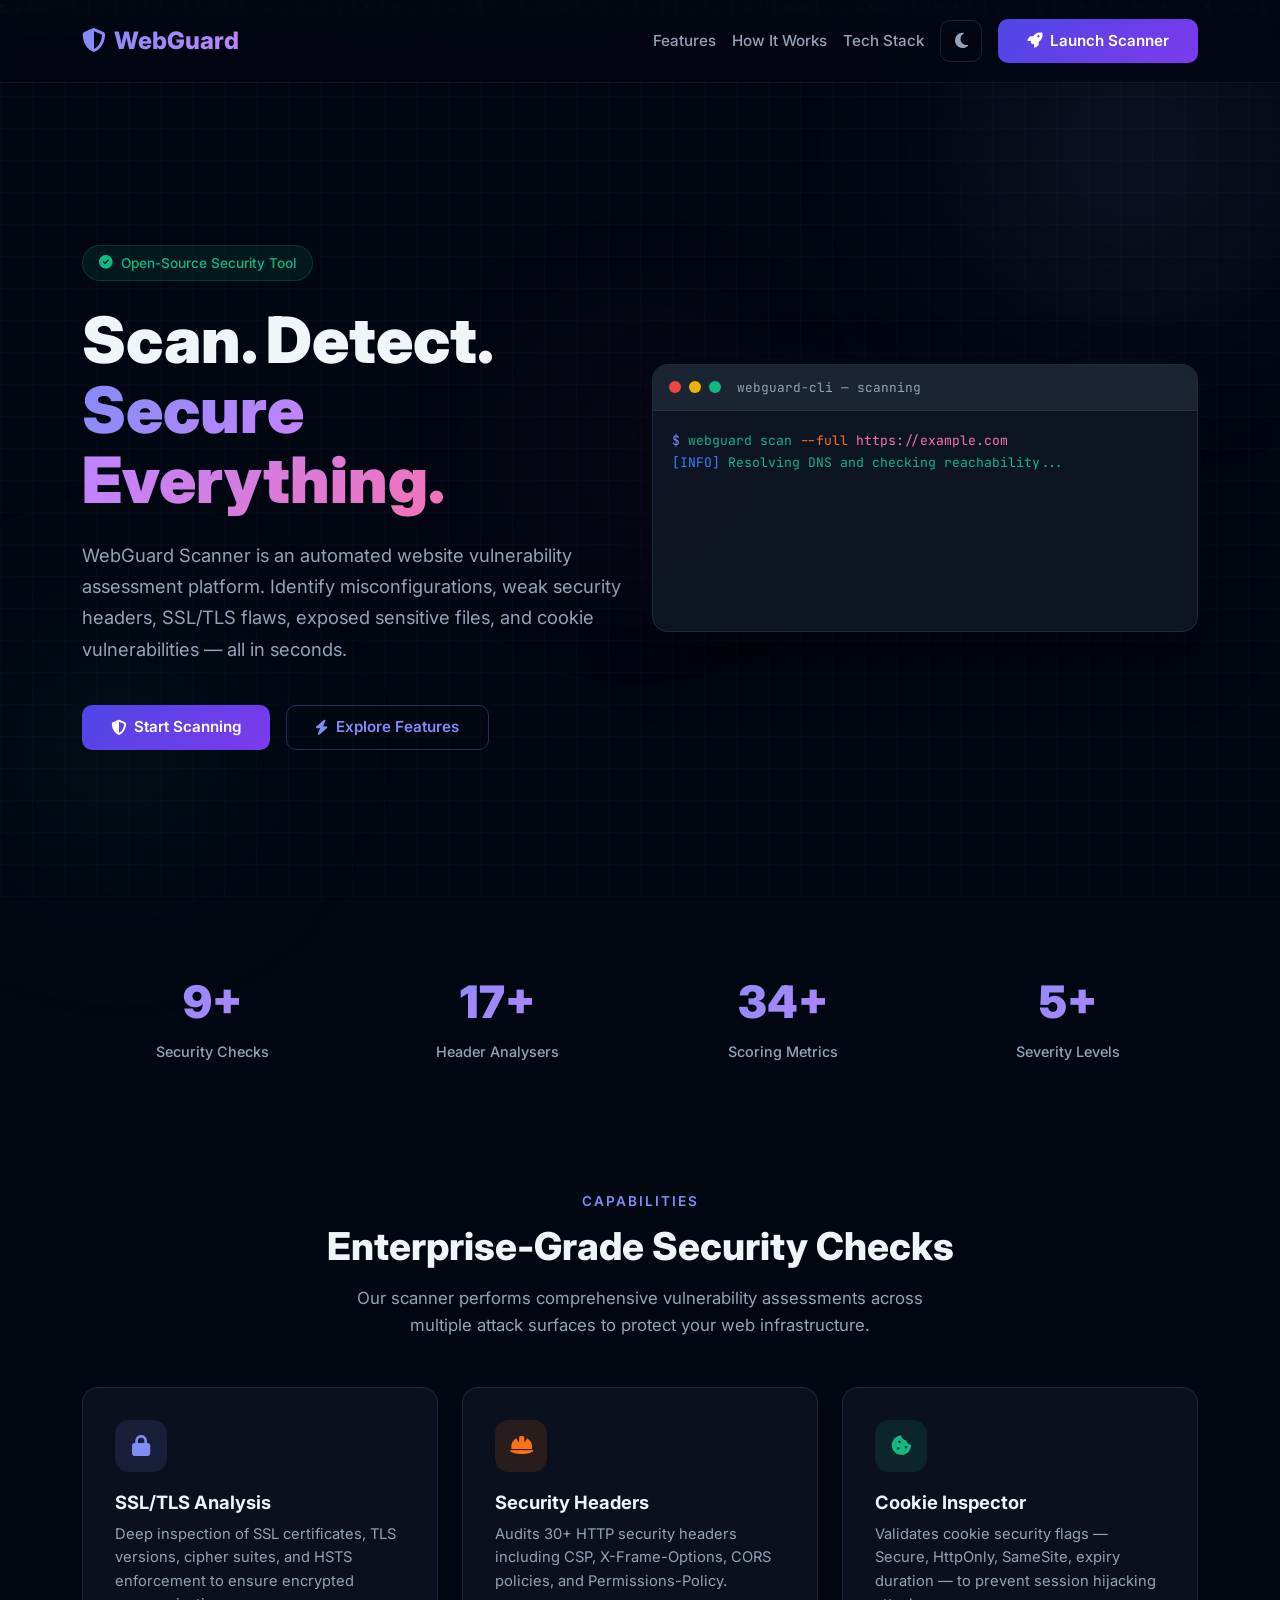
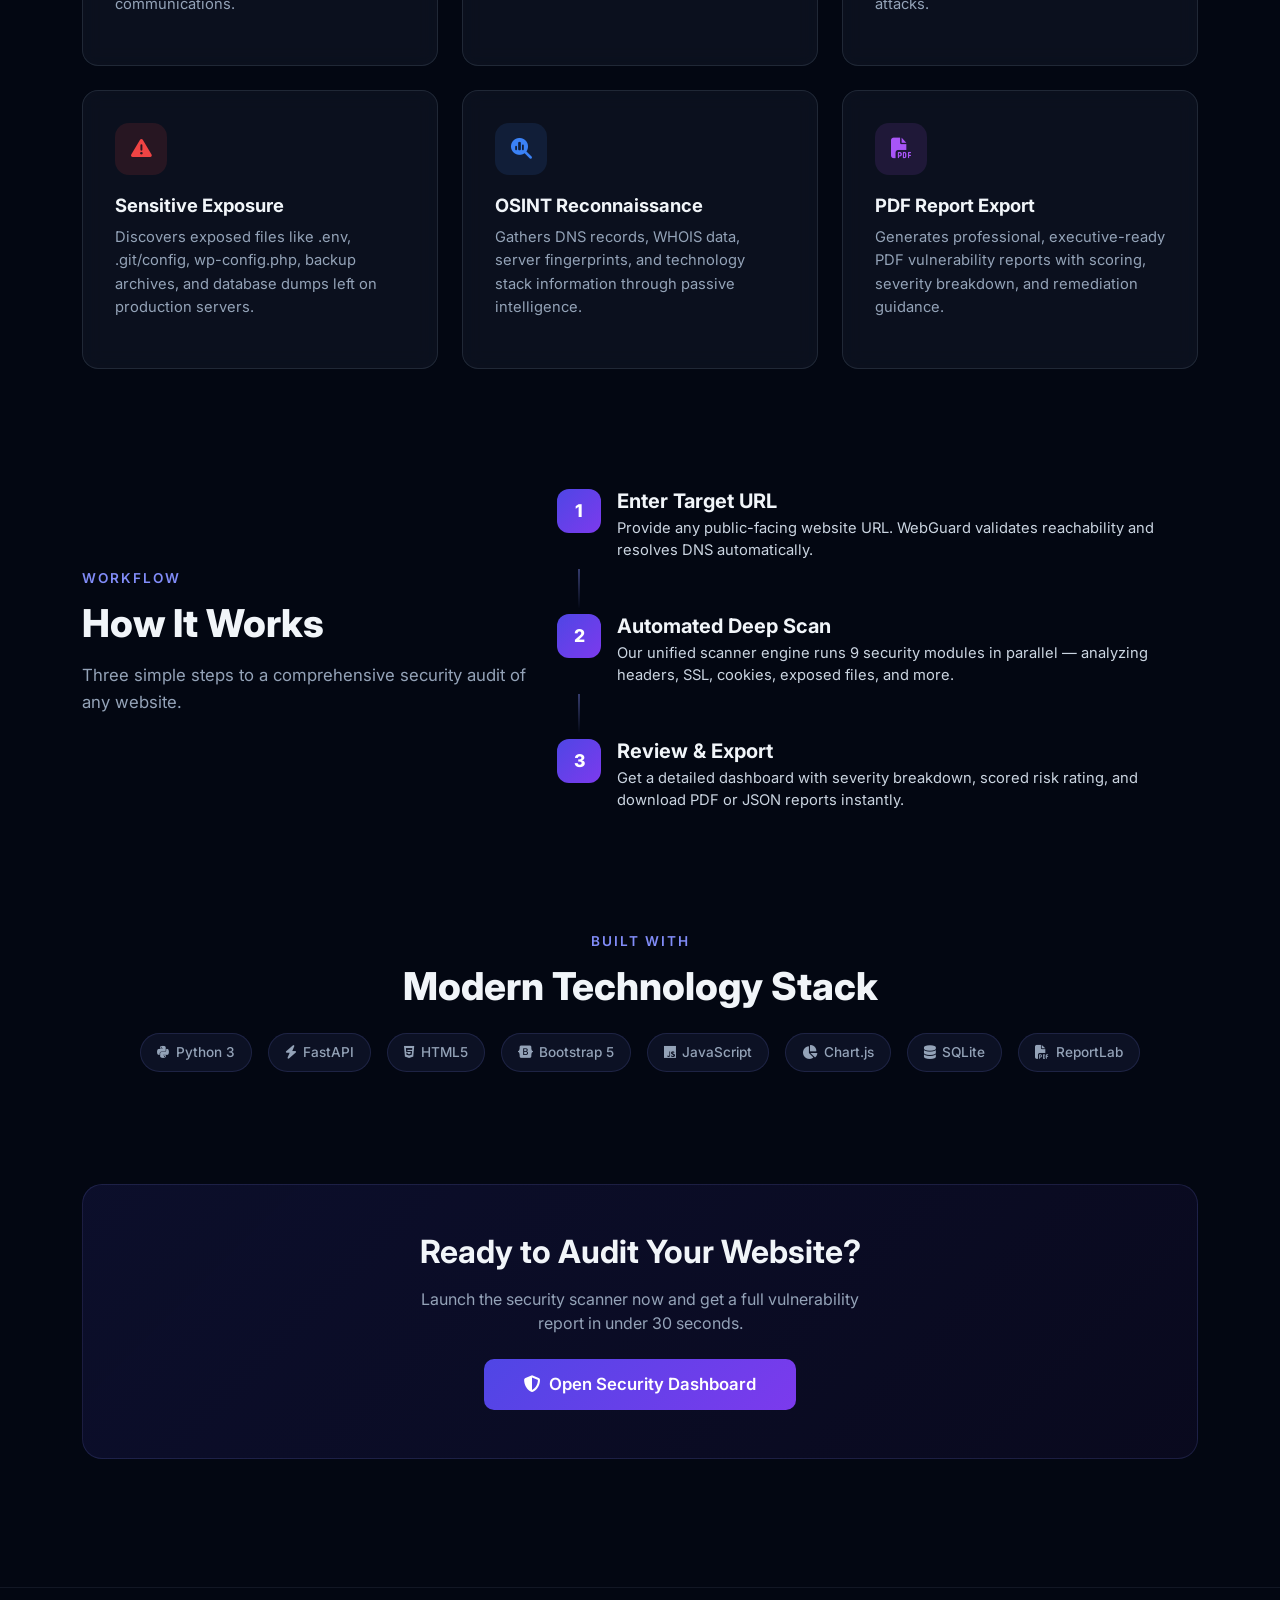
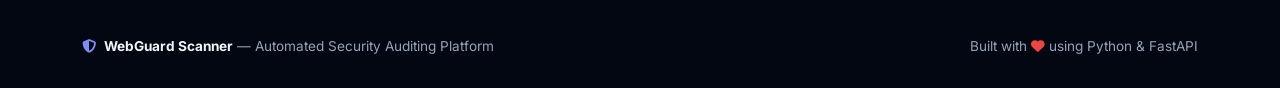
<file: app/templates/index.html>
<!DOCTYPE html>
<html lang="en" data-theme="dark">

<head>
    <meta charset="UTF-8">
    <meta name="viewport" content="width=device-width, initial-scale=1.0">
    <title>WebGuard Scanner — AI-Powered Website Security Auditing</title>
    <meta name="description"
        content="WebGuard Scanner is an advanced, automated website vulnerability assessment platform. Identify misconfigurations, weak headers, SSL flaws, and sensitive data exposures in seconds.">
    <link
        href="https://fonts.googleapis.com/css2?family=Inter:wght@300;400;500;600;700;800;900&family=JetBrains+Mono:wght@400;500&display=swap"
        rel="stylesheet">
    <link href="https://cdn.jsdelivr.net/npm/bootstrap@5.3.0/dist/css/bootstrap.min.css" rel="stylesheet">
    <link href="https://cdnjs.cloudflare.com/ajax/libs/font-awesome/6.4.0/css/all.min.css" rel="stylesheet">
    <style>
        /* ============================================
           DARK THEME (Default)
           ============================================ */
        :root {
            --bg-deep: #030712;
            --bg-card: rgba(17, 24, 39, 0.6);
            --bg-card-border: rgba(55, 65, 81, 0.5);
            --bg-nav: rgba(3, 7, 18, 0.7);
            --bg-terminal: rgba(17, 24, 39, 0.8);
            --bg-terminal-header: rgba(31, 41, 55, 0.8);
            --bg-cta: linear-gradient(135deg, rgba(79, 70, 229, 0.12), rgba(124, 58, 237, 0.06));
            --bg-cta-border: rgba(129, 140, 248, 0.15);
            --primary: #818cf8;
            --primary-glow: rgba(129, 140, 248, 0.15);
            --accent-green: #10b981;
            --accent-orange: #f97316;
            --accent-red: #ef4444;
            --accent-blue: #3b82f6;
            --text-main: #f1f5f9;
            --text-muted: #94a3b8;
            --text-step-desc: #cbd5e1;
            --grid-line: rgba(129, 140, 248, 0.03);
            --footer-border: rgba(55, 65, 81, 0.3);
            --pill-bg: rgba(129, 140, 248, 0.08);
            --pill-border: rgba(129, 140, 248, 0.15);
            --pill-hover-bg: rgba(129, 140, 248, 0.2);
            --pill-hover-border: rgba(129, 140, 248, 0.45);
            --pill-hover-color: #a5b4fc;
            --matrix-bg-clear: rgba(3, 7, 18, 0.06);
            --matrix-char-color: rgba(16, 185, 129, 0.25);
            --toggle-icon: "\f186";
            /* moon */
        }

        /* ============================================
           LIGHT THEME
           ============================================ */
        [data-theme="light"] {
            --bg-deep: #f8fafc;
            --bg-card: rgba(255, 255, 255, 0.85);
            --bg-card-border: rgba(203, 213, 225, 0.6);
            --bg-nav: rgba(248, 250, 252, 0.85);
            --bg-terminal: rgba(241, 245, 249, 0.95);
            --bg-terminal-header: rgba(226, 232, 240, 0.9);
            --bg-cta: linear-gradient(135deg, rgba(79, 70, 229, 0.06), rgba(124, 58, 237, 0.03));
            --bg-cta-border: rgba(129, 140, 248, 0.2);
            --primary: #6366f1;
            --primary-glow: rgba(99, 102, 241, 0.1);
            --text-main: #0f172a;
            --text-muted: #475569;
            --text-step-desc: #64748b;
            --grid-line: rgba(99, 102, 241, 0.04);
            --footer-border: rgba(203, 213, 225, 0.5);
            --pill-bg: rgba(99, 102, 241, 0.06);
            --pill-border: rgba(99, 102, 241, 0.18);
            --pill-hover-bg: rgba(99, 102, 241, 0.14);
            --pill-hover-border: rgba(99, 102, 241, 0.4);
            --pill-hover-color: #4f46e5;
            --matrix-bg-clear: rgba(248, 250, 252, 0.08);
            --matrix-char-color: rgba(99, 102, 241, 0.12);
        }

        [data-theme="light"] .orb-1 {
            background: radial-gradient(circle, rgba(99, 102, 241, 0.06), transparent 70%);
        }

        [data-theme="light"] .orb-2 {
            background: radial-gradient(circle, rgba(16, 185, 129, 0.04), transparent 70%);
        }

        [data-theme="light"] .orb-3 {
            background: radial-gradient(circle, rgba(236, 72, 153, 0.03), transparent 70%);
        }

        [data-theme="light"] #matrixCanvas {
            opacity: 0.35;
        }

        [data-theme="light"] .terminal-body {
            color: #059669;
        }

        [data-theme="light"] .terminal-body .ok {
            color: #059669;
        }

        [data-theme="light"] .terminal-body .info {
            color: #2563eb;
        }

        [data-theme="light"] .terminal-body .warn {
            color: #d97706;
        }

        [data-theme="light"] .terminal-body .fail {
            color: #dc2626;
        }

        [data-theme="light"] .terminal-body .prompt {
            color: #6366f1;
        }

        [data-theme="light"] .feature-card:hover {
            box-shadow: 0 15px 35px rgba(99, 102, 241, 0.08);
            border-color: rgba(99, 102, 241, 0.3);
        }

        [data-theme="light"] .nav-container {
            border-bottom-color: rgba(203, 213, 225, 0.5);
        }

        [data-theme="light"] .stat-number {
            background: linear-gradient(135deg, #6366f1, #8b5cf6);
            -webkit-background-clip: text;
            -webkit-text-fill-color: transparent;
        }

        * {
            margin: 0;
            padding: 0;
            box-sizing: border-box;
        }

        body {
            background-color: var(--bg-deep);
            color: var(--text-main);
            font-family: 'Inter', sans-serif;
            overflow-x: hidden;
            min-height: 100vh;
            transition: background-color 0.4s ease, color 0.4s ease;
        }

        /* Tactical blueprint grid */
        body::after {
            content: '';
            position: fixed;
            top: 0;
            left: 0;
            width: 100vw;
            height: 100vh;
            pointer-events: none;
            background-size: 32px 32px;
            background-image:
                linear-gradient(to right, var(--grid-line) 1px, transparent 1px),
                linear-gradient(to bottom, var(--grid-line) 1px, transparent 1px);
            z-index: 0;
        }

        /* Animated radial gradient orbs */
        .orb {
            position: fixed;
            border-radius: 50%;
            filter: blur(80px);
            pointer-events: none;
            z-index: 0;
            animation: float 8s ease-in-out infinite;
            transition: background 0.4s ease;
        }

        .orb-1 {
            width: 500px;
            height: 500px;
            background: radial-gradient(circle, rgba(129, 140, 248, 0.12), transparent 70%);
            top: -100px;
            right: -100px;
            animation-delay: 0s;
        }

        .orb-2 {
            width: 400px;
            height: 400px;
            background: radial-gradient(circle, rgba(16, 185, 129, 0.08), transparent 70%);
            bottom: -50px;
            left: -80px;
            animation-delay: -3s;
        }

        .orb-3 {
            width: 350px;
            height: 350px;
            background: radial-gradient(circle, rgba(236, 72, 153, 0.06), transparent 70%);
            top: 50%;
            left: 50%;
            transform: translate(-50%, -50%);
            animation-delay: -5s;
        }

        @keyframes float {

            0%,
            100% {
                transform: translateY(0px) scale(1);
            }

            50% {
                transform: translateY(-25px) scale(1.05);
            }
        }

        /* Canvas overlays */
        #matrixCanvas {
            position: fixed;
            top: 0;
            left: 0;
            width: 100vw;
            height: 100vh;
            pointer-events: none;
            z-index: 1;
            opacity: 0.65;
            transition: opacity 0.4s ease;
        }

        #particleCanvas {
            position: fixed;
            top: 0;
            left: 0;
            width: 100vw;
            height: 100vh;
            pointer-events: none;
            z-index: 9999;
            display: block;
        }

        /* Z-index layering */
        .content-layer {
            position: relative;
            z-index: 2;
        }

        /* Navigation */
        .nav-container {
            padding: 1.2rem 0;
            backdrop-filter: blur(12px);
            background: var(--bg-nav);
            border-bottom: 1px solid var(--footer-border);
            position: sticky;
            top: 0;
            z-index: 100;
            transition: background 0.4s ease, border-color 0.4s ease;
        }

        .nav-brand {
            font-weight: 800;
            font-size: 1.5rem;
            text-decoration: none;
            background: linear-gradient(135deg, #818cf8, #c084fc);
            -webkit-background-clip: text;
            -webkit-text-fill-color: transparent;
        }

        .nav-link-custom {
            color: var(--text-muted);
            text-decoration: none;
            font-weight: 500;
            font-size: 0.95rem;
            transition: color 0.2s;
            padding: 0.4rem 0;
        }

        .nav-link-custom:hover {
            color: var(--text-main);
        }

        /* Theme Toggle Button */
        .theme-toggle-btn {
            background: transparent;
            border: 1px solid var(--bg-card-border);
            color: var(--text-muted);
            width: 42px;
            height: 42px;
            border-radius: 10px;
            display: flex;
            align-items: center;
            justify-content: center;
            font-size: 1.1rem;
            cursor: pointer;
            transition: all 0.3s ease;
        }

        .theme-toggle-btn:hover {
            background: var(--primary-glow);
            border-color: var(--primary);
            color: var(--primary);
            transform: rotate(15deg);
        }

        .btn-cta {
            background: linear-gradient(135deg, #4f46e5, #7c3aed);
            color: #fff;
            border: none;
            padding: 0.65rem 1.8rem;
            border-radius: 10px;
            font-weight: 600;
            font-size: 0.95rem;
            text-decoration: none;
            transition: transform 0.2s, box-shadow 0.2s;
            display: inline-flex;
            align-items: center;
            gap: 0.5rem;
        }

        .btn-cta:hover {
            transform: translateY(-2px);
            box-shadow: 0 8px 25px rgba(79, 70, 229, 0.35);
            color: #fff;
        }

        .btn-outline-glow {
            background: transparent;
            color: var(--primary);
            border: 1px solid rgba(129, 140, 248, 0.3);
            padding: 0.65rem 1.8rem;
            border-radius: 10px;
            font-weight: 600;
            font-size: 0.95rem;
            text-decoration: none;
            transition: all 0.2s;
            display: inline-flex;
            align-items: center;
            gap: 0.5rem;
        }

        .btn-outline-glow:hover {
            background: rgba(129, 140, 248, 0.08);
            border-color: rgba(129, 140, 248, 0.5);
            color: var(--primary);
            transform: translateY(-2px);
        }

        /* Hero Section */
        .hero-section {
            min-height: calc(100vh - 70px);
            display: flex;
            align-items: center;
            padding: 4rem 0;
        }

        .hero-badge {
            display: inline-flex;
            align-items: center;
            gap: 0.5rem;
            padding: 0.4rem 1rem;
            border-radius: 50px;
            background: rgba(16, 185, 129, 0.1);
            border: 1px solid rgba(16, 185, 129, 0.2);
            color: var(--accent-green);
            font-size: 0.85rem;
            font-weight: 500;
            margin-bottom: 1.5rem;
            animation: fadeInDown 0.8s ease;
        }

        .hero-title {
            font-size: clamp(2.5rem, 5vw, 4rem);
            font-weight: 900;
            line-height: 1.1;
            margin-bottom: 1.5rem;
            animation: fadeInUp 0.8s ease;
            color: var(--text-main);
        }

        .hero-title .gradient-text {
            background: linear-gradient(135deg, #818cf8 0%, #c084fc 40%, #f472b6 100%);
            -webkit-background-clip: text;
            -webkit-text-fill-color: transparent;
        }

        .hero-subtitle {
            font-size: 1.15rem;
            color: var(--text-muted);
            line-height: 1.7;
            max-width: 540px;
            margin-bottom: 2.5rem;
            animation: fadeInUp 0.8s ease 0.1s both;
        }

        .hero-buttons {
            display: flex;
            gap: 1rem;
            flex-wrap: wrap;
            animation: fadeInUp 0.8s ease 0.2s both;
        }

        /* Terminal Preview */
        .terminal-card {
            background: var(--bg-terminal);
            border: 1px solid var(--bg-card-border);
            border-radius: 16px;
            overflow: hidden;
            box-shadow: 0 25px 60px rgba(0, 0, 0, 0.5), 0 0 40px rgba(129, 140, 248, 0.05);
            animation: fadeInRight 1s ease 0.3s both;
            transition: background 0.4s ease, border-color 0.4s ease;
        }

        .terminal-header {
            background: var(--bg-terminal-header);
            padding: 0.8rem 1rem;
            display: flex;
            align-items: center;
            gap: 0.5rem;
            border-bottom: 1px solid var(--bg-card-border);
            transition: background 0.4s ease;
        }

        .terminal-dot {
            width: 12px;
            height: 12px;
            border-radius: 50%;
        }

        .terminal-dot.red {
            background: #ef4444;
        }

        .terminal-dot.yellow {
            background: #eab308;
        }

        .terminal-dot.green {
            background: #10b981;
        }

        .terminal-title {
            font-size: 0.8rem;
            color: var(--text-muted);
            margin-left: 0.5rem;
            font-family: 'JetBrains Mono', monospace;
        }

        .terminal-body {
            padding: 1.2rem;
            font-family: 'JetBrains Mono', monospace;
            font-size: 0.82rem;
            line-height: 1.7;
            color: var(--accent-green);
            min-height: 220px;
            position: relative;
            overflow: hidden;
        }

        .terminal-body .line {
            opacity: 0;
            animation: typeLine 0.3s ease forwards;
        }

        .terminal-body .prompt {
            color: var(--primary);
        }

        .terminal-body .flag {
            color: var(--accent-orange);
        }

        .terminal-body .url-text {
            color: #f472b6;
        }

        .terminal-body .ok {
            color: var(--accent-green);
        }

        .terminal-body .warn {
            color: var(--accent-orange);
        }

        .terminal-body .fail {
            color: var(--accent-red);
        }

        .terminal-body .info {
            color: var(--accent-blue);
        }

        @keyframes typeLine {
            from {
                opacity: 0;
                transform: translateY(5px);
            }

            to {
                opacity: 1;
                transform: translateY(0);
            }
        }

        /* Features Section */
        .section-heading {
            font-size: 0.85rem;
            text-transform: uppercase;
            letter-spacing: 2px;
            color: var(--primary);
            font-weight: 600;
            margin-bottom: 0.75rem;
        }

        .section-title {
            font-size: clamp(1.8rem, 3vw, 2.5rem);
            font-weight: 800;
            margin-bottom: 1rem;
            color: var(--text-main);
        }

        .section-subtitle {
            font-size: 1.05rem;
            color: var(--text-muted);
            max-width: 600px;
            line-height: 1.6;
        }

        .feature-card {
            background: var(--bg-card);
            border: 1px solid var(--bg-card-border);
            border-radius: 16px;
            padding: 2rem;
            transition: transform 0.3s cubic-bezier(0.4, 0, 0.2, 1), box-shadow 0.3s, border-color 0.3s, background 0.4s;
            height: 100%;
            backdrop-filter: blur(10px);
        }

        .feature-card:hover {
            transform: translateY(-6px);
            box-shadow: 0 15px 35px rgba(129, 140, 248, 0.1);
            border-color: rgba(129, 140, 248, 0.3);
        }

        .feature-icon {
            width: 52px;
            height: 52px;
            border-radius: 14px;
            display: flex;
            align-items: center;
            justify-content: center;
            font-size: 1.3rem;
            margin-bottom: 1.2rem;
        }

        .feature-title {
            font-size: 1.15rem;
            font-weight: 700;
            margin-bottom: 0.6rem;
            color: var(--text-main);
        }

        .feature-desc {
            font-size: 0.92rem;
            color: var(--text-muted);
            line-height: 1.6;
        }

        /* Stats Section */
        .stat-card {
            text-align: center;
            padding: 2rem 1rem;
        }

        .stat-number {
            font-size: 2.8rem;
            font-weight: 900;
            background: linear-gradient(135deg, #818cf8, #c084fc);
            -webkit-background-clip: text;
            -webkit-text-fill-color: transparent;
            margin-bottom: 0.3rem;
        }

        .stat-label {
            font-size: 0.9rem;
            color: var(--text-muted);
            font-weight: 500;
        }

        /* How It Works */
        .step-number {
            width: 44px;
            height: 44px;
            border-radius: 12px;
            background: linear-gradient(135deg, #4f46e5, #7c3aed);
            color: #fff;
            display: flex;
            align-items: center;
            justify-content: center;
            font-weight: 800;
            font-size: 1.1rem;
            flex-shrink: 0;
        }

        .step-title {
            font-weight: 700;
            margin-bottom: 0.25rem;
            color: var(--text-main);
        }

        .step-desc {
            font-size: 0.92rem;
            color: var(--text-step-desc);
            margin-bottom: 0;
            line-height: 1.5;
        }

        .step-connector {
            width: 2px;
            height: 40px;
            background: linear-gradient(to bottom, rgba(129, 140, 248, 0.4), transparent);
            margin: 0.3rem 0 0.3rem 21px;
        }

        /* Tech Stack Pills — each pill carries --pill-c (brand color) and --pill-g (glow) */
        .tech-pill {
            display: inline-flex;
            align-items: center;
            gap: 0.4rem;
            padding: 0.5rem 1rem;
            border-radius: 50px;
            background: var(--pill-bg);
            border: 1px solid var(--pill-border);
            color: var(--text-muted);
            font-size: 0.85rem;
            font-weight: 500;
            cursor: default;
            transition: all 0.3s cubic-bezier(0.4, 0, 0.2, 1);
        }

        .tech-pill:hover {
            color: var(--pill-c);
            border-color: var(--pill-c);
            background: var(--pill-g);
            transform: translateY(-3px) scale(1.05);
            box-shadow: 0 6px 22px var(--pill-g);
        }

        .tech-pill i {
            transition: transform 0.3s ease, color 0.3s ease;
        }

        .tech-pill:hover i {
            transform: rotate(10deg) scale(1.2);
            color: var(--pill-c);
        }

        /* CTA Box */
        .cta-box {
            background: var(--bg-cta);
            border: 1px solid var(--bg-cta-border);
            border-radius: 20px;
            transition: background 0.4s ease, border-color 0.4s ease;
        }

        .cta-title {
            color: var(--text-main);
            font-weight: 700;
            font-size: 2rem;
        }

        .cta-desc {
            color: var(--text-muted);
        }

        /* Footer */
        .footer {
            border-top: 1px solid var(--footer-border);
            padding: 3rem 0 2rem;
            margin-top: 5rem;
            transition: border-color 0.4s ease;
        }

        .footer-text {
            color: var(--text-muted);
            font-size: 0.85rem;
        }

        /* Animations */
        @keyframes fadeInUp {
            from {
                opacity: 0;
                transform: translateY(30px);
            }

            to {
                opacity: 1;
                transform: translateY(0);
            }
        }

        @keyframes fadeInDown {
            from {
                opacity: 0;
                transform: translateY(-20px);
            }

            to {
                opacity: 1;
                transform: translateY(0);
            }
        }

        @keyframes fadeInRight {
            from {
                opacity: 0;
                transform: translateX(40px);
            }

            to {
                opacity: 1;
                transform: translateX(0);
            }
        }

        /* Scroll-triggered reveal */
        .reveal {
            opacity: 0;
            transform: translateY(40px);
            transition: opacity 0.7s ease, transform 0.7s ease;
        }

        .reveal.visible {
            opacity: 1;
            transform: translateY(0);
        }

        /* Responsive */
        @media (max-width: 768px) {
            .hero-section {
                min-height: auto;
                padding: 3rem 0;
            }

            .terminal-card {
                margin-top: 2rem;
            }
        }
    </style>
</head>

<body>

    <!-- Ambient Orbs -->
    <div class="orb orb-1"></div>
    <div class="orb orb-2"></div>
    <div class="orb orb-3"></div>

    <!-- Matrix Rain Canvas -->
    <canvas id="matrixCanvas"></canvas>

    <!-- Binary Trail Mouse Effect Canvas -->
    <canvas id="particleCanvas"></canvas>

    <!-- Content Layer -->
    <div class="content-layer">

        <!-- Navigation -->
        <nav class="nav-container">
            <div class="container d-flex align-items-center justify-content-between">
                <a class="nav-brand" href="/">
                    <i class="fa-solid fa-shield-halved me-2"></i>WebGuard
                </a>
                <div class="d-flex align-items-center gap-3">
                    <a href="#features" class="nav-link-custom d-none d-md-inline">Features</a>
                    <a href="#how-it-works" class="nav-link-custom d-none d-md-inline">How It Works</a>
                    <a href="#tech" class="nav-link-custom d-none d-md-inline">Tech Stack</a>
                    <button id="themeToggleBtn" class="theme-toggle-btn" onclick="toggleTheme()"
                        title="Toggle Dark/Light Mode">
                        <i class="fa-solid fa-moon" id="themeIcon"></i>
                    </button>
                    <a href="/dashboard" class="btn-cta">
                        <i class="fa-solid fa-rocket"></i> Launch Scanner
                    </a>
                </div>
            </div>
        </nav>

        <!-- Hero Section -->
        <section class="hero-section">
            <div class="container">
                <div class="row align-items-center">
                    <div class="col-lg-6 mb-5 mb-lg-0">
                        <div class="hero-badge">
                            <i class="fa-solid fa-circle-check"></i>
                            Open-Source Security Tool
                        </div>
                        <h1 class="hero-title">
                            Scan. Detect.<br>
                            <span class="gradient-text">Secure Everything.</span>
                        </h1>
                        <p class="hero-subtitle">
                            WebGuard Scanner is an automated website vulnerability assessment platform.
                            Identify misconfigurations, weak security headers, SSL/TLS flaws, exposed
                            sensitive files, and cookie vulnerabilities — all in seconds.
                        </p>
                        <div class="hero-buttons">
                            <a href="/dashboard" class="btn-cta">
                                <i class="fa-solid fa-shield-halved"></i> Start Scanning
                            </a>
                            <a href="#features" class="btn-outline-glow">
                                <i class="fa-solid fa-bolt"></i> Explore Features
                            </a>
                        </div>
                    </div>
                    <div class="col-lg-6">
                        <div class="terminal-card">
                            <div class="terminal-header">
                                <div class="terminal-dot red"></div>
                                <div class="terminal-dot yellow"></div>
                                <div class="terminal-dot green"></div>
                                <span class="terminal-title">webguard-cli — scanning</span>
                            </div>
                            <div class="terminal-body" id="terminalBody">
                                <!-- Lines injected by JS -->
                            </div>
                        </div>
                    </div>
                </div>
            </div>
        </section>

        <!-- Stats Section -->
        <section class="py-4 reveal">
            <div class="container">
                <div class="row">
                    <div class="col-6 col-md-3">
                        <div class="stat-card">
                            <div class="stat-number" data-target="9">0</div>
                            <div class="stat-label">Security Checks</div>
                        </div>
                    </div>
                    <div class="col-6 col-md-3">
                        <div class="stat-card">
                            <div class="stat-number" data-target="30">0</div>
                            <div class="stat-label">Header Analysers</div>
                        </div>
                    </div>
                    <div class="col-6 col-md-3">
                        <div class="stat-card">
                            <div class="stat-number" data-target="100">0</div>
                            <div class="stat-label">Scoring Metrics</div>
                        </div>
                    </div>
                    <div class="col-6 col-md-3">
                        <div class="stat-card">
                            <div class="stat-number" data-target="5">0</div>
                            <div class="stat-label">Severity Levels</div>
                        </div>
                    </div>
                </div>
            </div>
        </section>

        <!-- Features Section -->
        <section class="py-5 mt-4" id="features">
            <div class="container">
                <div class="text-center mb-5 reveal">
                    <div class="section-heading">Capabilities</div>
                    <h2 class="section-title">Enterprise-Grade Security Checks</h2>
                    <p class="section-subtitle mx-auto">Our scanner performs comprehensive vulnerability assessments
                        across multiple attack surfaces to protect your web infrastructure.</p>
                </div>

                <div class="row g-4">
                    <div class="col-md-6 col-lg-4 reveal">
                        <div class="feature-card">
                            <div class="feature-icon" style="background: rgba(129, 140, 248, 0.12); color: #818cf8;">
                                <i class="fa-solid fa-lock"></i>
                            </div>
                            <h5 class="feature-title">SSL/TLS Analysis</h5>
                            <p class="feature-desc">Deep inspection of SSL certificates, TLS versions, cipher suites,
                                and HSTS enforcement to ensure encrypted communications.</p>
                        </div>
                    </div>
                    <div class="col-md-6 col-lg-4 reveal">
                        <div class="feature-card">
                            <div class="feature-icon" style="background: rgba(249, 115, 22, 0.12); color: #f97316;">
                                <i class="fa-solid fa-helmet-safety"></i>
                            </div>
                            <h5 class="feature-title">Security Headers</h5>
                            <p class="feature-desc">Audits 30+ HTTP security headers including CSP, X-Frame-Options,
                                CORS policies, and Permissions-Policy.</p>
                        </div>
                    </div>
                    <div class="col-md-6 col-lg-4 reveal">
                        <div class="feature-card">
                            <div class="feature-icon" style="background: rgba(16, 185, 129, 0.12); color: #10b981;">
                                <i class="fa-solid fa-cookie-bite"></i>
                            </div>
                            <h5 class="feature-title">Cookie Inspector</h5>
                            <p class="feature-desc">Validates cookie security flags — Secure, HttpOnly, SameSite, expiry
                                duration — to prevent session hijacking attacks.</p>
                        </div>
                    </div>
                    <div class="col-md-6 col-lg-4 reveal">
                        <div class="feature-card">
                            <div class="feature-icon" style="background: rgba(239, 68, 68, 0.12); color: #ef4444;">
                                <i class="fa-solid fa-triangle-exclamation"></i>
                            </div>
                            <h5 class="feature-title">Sensitive Exposure</h5>
                            <p class="feature-desc">Discovers exposed files like .env, .git/config, wp-config.php,
                                backup archives, and database dumps left on production servers.</p>
                        </div>
                    </div>
                    <div class="col-md-6 col-lg-4 reveal">
                        <div class="feature-card">
                            <div class="feature-icon" style="background: rgba(59, 130, 246, 0.12); color: #3b82f6;">
                                <i class="fa-solid fa-magnifying-glass-chart"></i>
                            </div>
                            <h5 class="feature-title">OSINT Reconnaissance</h5>
                            <p class="feature-desc">Gathers DNS records, WHOIS data, server fingerprints, and technology
                                stack information through passive intelligence.</p>
                        </div>
                    </div>
                    <div class="col-md-6 col-lg-4 reveal">
                        <div class="feature-card">
                            <div class="feature-icon" style="background: rgba(168, 85, 247, 0.12); color: #a855f7;">
                                <i class="fa-solid fa-file-pdf"></i>
                            </div>
                            <h5 class="feature-title">PDF Report Export</h5>
                            <p class="feature-desc">Generates professional, executive-ready PDF vulnerability reports
                                with scoring, severity breakdown, and remediation guidance.</p>
                        </div>
                    </div>
                </div>
            </div>
        </section>

        <!-- How It Works -->
        <section class="py-5 mt-4" id="how-it-works">
            <div class="container">
                <div class="row align-items-center">
                    <div class="col-lg-5 mb-5 mb-lg-0 reveal">
                        <div class="section-heading">Workflow</div>
                        <h2 class="section-title">How It Works</h2>
                        <p class="section-subtitle">Three simple steps to a comprehensive security audit of any website.
                        </p>
                    </div>
                    <div class="col-lg-7 reveal">
                        <div class="d-flex align-items-start gap-3 mb-2">
                            <div class="step-number">1</div>
                            <div>
                                <h5 class="step-title">Enter Target URL</h5>
                                <p class="step-desc">Provide any public-facing website URL. WebGuard validates
                                    reachability and resolves DNS automatically.</p>
                            </div>
                        </div>
                        <div class="step-connector"></div>
                        <div class="d-flex align-items-start gap-3 mb-2">
                            <div class="step-number">2</div>
                            <div>
                                <h5 class="step-title">Automated Deep Scan</h5>
                                <p class="step-desc">Our unified scanner engine runs 9 security modules in parallel —
                                    analyzing headers, SSL, cookies, exposed files, and more.</p>
                            </div>
                        </div>
                        <div class="step-connector"></div>
                        <div class="d-flex align-items-start gap-3">
                            <div class="step-number">3</div>
                            <div>
                                <h5 class="step-title">Review & Export</h5>
                                <p class="step-desc">Get a detailed dashboard with severity breakdown, scored risk
                                    rating, and download PDF or JSON reports instantly.</p>
                            </div>
                        </div>
                    </div>
                </div>
            </div>
        </section>

        <!-- Tech Stack -->
        <section class="py-5 mt-4" id="tech">
            <div class="container text-center reveal">
                <div class="section-heading">Built With</div>
                <h2 class="section-title mb-4">Modern Technology Stack</h2>
                <div class="d-flex flex-wrap justify-content-center gap-3">
                    <span class="tech-pill" style="--pill-c:#3776AB; --pill-g:rgba(55,118,171,0.15);"><i
                            class="fa-brands fa-python"></i> Python 3</span>
                    <span class="tech-pill" style="--pill-c:#009688; --pill-g:rgba(0,150,136,0.15);"><i
                            class="fa-solid fa-bolt"></i> FastAPI</span>
                    <span class="tech-pill" style="--pill-c:#E34F26; --pill-g:rgba(227,79,38,0.15);"><i
                            class="fa-brands fa-html5"></i> HTML5</span>
                    <span class="tech-pill" style="--pill-c:#7952B3; --pill-g:rgba(121,82,179,0.15);"><i
                            class="fa-brands fa-bootstrap"></i> Bootstrap 5</span>
                    <span class="tech-pill" style="--pill-c:#F7DF1E; --pill-g:rgba(247,223,30,0.15);"><i
                            class="fa-brands fa-js"></i> JavaScript</span>
                    <span class="tech-pill" style="--pill-c:#FF6384; --pill-g:rgba(255,99,132,0.15);"><i
                            class="fa-solid fa-chart-pie"></i> Chart.js</span>
                    <span class="tech-pill" style="--pill-c:#0EA5E9; --pill-g:rgba(14,165,233,0.15);"><i
                            class="fa-solid fa-database"></i> SQLite</span>
                    <span class="tech-pill" style="--pill-c:#E44D26; --pill-g:rgba(228,77,38,0.15);"><i
                            class="fa-solid fa-file-pdf"></i> ReportLab</span>
                </div>
            </div>
        </section>

        <!-- CTA Section -->
        <section class="py-5 mt-3 reveal">
            <div class="container">
                <div class="text-center p-5 cta-box">
                    <h2 class="cta-title mb-3">Ready to Audit Your Website?</h2>
                    <p class="cta-desc mb-4 mx-auto" style="max-width: 480px;">Launch the security scanner now and get a
                        full vulnerability report in under 30 seconds.</p>
                    <a href="/dashboard" class="btn-cta" style="padding: 0.8rem 2.5rem; font-size: 1.05rem;">
                        <i class="fa-solid fa-shield-halved"></i> Open Security Dashboard
                    </a>
                </div>
            </div>
        </section>

        <!-- Footer -->
        <footer class="footer">
            <div class="container d-flex flex-column flex-md-row justify-content-between align-items-center gap-3">
                <div class="footer-text">
                    <i class="fa-solid fa-shield-halved me-1" style="color: var(--primary);"></i>
                    <strong style="color: var(--text-main);">WebGuard Scanner</strong> — Automated Security Auditing
                    Platform
                </div>
                <div class="footer-text">
                    Built with <i class="fa-solid fa-heart" style="color: #ef4444;"></i> using Python &amp; FastAPI
                </div>
            </div>
        </footer>

    </div>

    <script src="https://cdn.jsdelivr.net/npm/bootstrap@5.3.0/dist/js/bootstrap.bundle.min.js"></script>
    <script>
        // =========================================
        // 0. Theme Toggle (Dark/Light)
        // =========================================
        function getTheme() {
            return localStorage.getItem('homepage-theme') || 'dark';
        }

        function applyTheme(theme) {
            document.documentElement.setAttribute('data-theme', theme);
            const icon = document.getElementById('themeIcon');
            if (icon) {
                icon.className = theme === 'dark'
                    ? 'fa-solid fa-moon'
                    : 'fa-solid fa-sun';
            }
        }

        function toggleTheme() {
            const current = document.documentElement.getAttribute('data-theme') || 'dark';
            const next = current === 'dark' ? 'light' : 'dark';
            localStorage.setItem('homepage-theme', next);
            applyTheme(next);
        }

        // Initialize theme from saved preference
        applyTheme(getTheme());

        // =========================================
        // 1. Matrix Rain Background Canvas
        // =========================================
        const matrixCanvas = document.getElementById('matrixCanvas');
        const mCtx = matrixCanvas.getContext('2d');

        function resizeMatrix() {
            matrixCanvas.width = window.innerWidth;
            matrixCanvas.height = window.innerHeight;
        }
        resizeMatrix();
        window.addEventListener('resize', resizeMatrix);

        const fontSize = 14;
        let columns = Math.floor(matrixCanvas.width / fontSize);
        let drops = Array(columns).fill(1);

        const matrixChars = '01{};<>$#&%!?+-*/|\\'.split('');

        function drawMatrixRain() {
            const isDark = document.documentElement.getAttribute('data-theme') === 'dark';
            mCtx.fillStyle = isDark ? 'rgba(3, 7, 18, 0.06)' : 'rgba(248, 250, 252, 0.08)';
            mCtx.fillRect(0, 0, matrixCanvas.width, matrixCanvas.height);

            mCtx.fillStyle = isDark ? 'rgba(16, 185, 129, 0.55)' : 'rgba(99, 102, 241, 0.45)';
            mCtx.font = `${fontSize}px "JetBrains Mono", Courier, monospace`;

            for (let i = 0; i < drops.length; i++) {
                const text = matrixChars[Math.floor(Math.random() * matrixChars.length)];
                mCtx.fillText(text, i * fontSize, drops[i] * fontSize);

                if (drops[i] * fontSize > matrixCanvas.height && Math.random() > 0.975) {
                    drops[i] = 0;
                }
                drops[i]++;
            }
        }

        setInterval(drawMatrixRain, 50);

        window.addEventListener('resize', () => {
            columns = Math.floor(matrixCanvas.width / fontSize);
            drops = Array(columns).fill(1);
        });

        // =========================================
        // 2. Terminal Animation
        // =========================================
        const terminalLines = [
            { text: '<span class="prompt">$</span> webguard scan <span class="flag">--full</span> <span class="url-text">https://example.com</span>', delay: 400 },
            { text: '<span class="info">[INFO]</span> Resolving DNS and checking reachability...', delay: 600 },
            { text: '<span class="ok">[PASS]</span> Target reachable — HTTP 200 OK', delay: 500 },
            { text: '<span class="info">[INFO]</span> Analyzing SSL/TLS configuration...', delay: 500 },
            { text: '<span class="ok">[PASS]</span> TLSv1.3 — TLS_AES_256_GCM_SHA384', delay: 400 },
            { text: '<span class="info">[INFO]</span> Scanning 30+ security headers...', delay: 500 },
            { text: '<span class="warn">[WARN]</span> Missing: Content-Security-Policy', delay: 400 },
            { text: '<span class="warn">[WARN]</span> Missing: Permissions-Policy', delay: 300 },
            { text: '<span class="info">[INFO]</span> Checking sensitive file exposure...', delay: 500 },
            { text: '<span class="ok">[PASS]</span> No exposed .env or .git files detected', delay: 400 },
            { text: '<span class="info">[INFO]</span> Generating risk score...', delay: 500 },
            { text: '<span class="ok">[DONE]</span> Security Score: <strong style="color:#818cf8">78/100</strong> — Rating: <span class="warn">MEDIUM</span>', delay: 0 },
        ];

        const terminalBody = document.getElementById('terminalBody');
        let lineIndex = 0;

        function typeNextLine() {
            if (lineIndex >= terminalLines.length) {
                setTimeout(() => {
                    terminalBody.innerHTML = '';
                    lineIndex = 0;
                    typeNextLine();
                }, 4000);
                return;
            }
            const lineData = terminalLines[lineIndex];
            const lineEl = document.createElement('div');
            lineEl.className = 'line';
            lineEl.innerHTML = lineData.text;
            lineEl.style.animationDelay = '0s';
            terminalBody.appendChild(lineEl);
            terminalBody.scrollTop = terminalBody.scrollHeight;
            lineIndex++;
            setTimeout(typeNextLine, lineData.delay + 200);
        }
        setTimeout(typeNextLine, 800);

        // =========================================
        // 3. Scroll Reveal
        // =========================================
        const revealElements = document.querySelectorAll('.reveal');
        const revealObserver = new IntersectionObserver((entries) => {
            entries.forEach(entry => {
                if (entry.isIntersecting) {
                    entry.target.classList.add('visible');
                }
            });
        }, { threshold: 0.15 });

        revealElements.forEach(el => revealObserver.observe(el));

        // =========================================
        // 4. Stats Counter Animation
        // =========================================
        const statNumbers = document.querySelectorAll('.stat-number[data-target]');
        const statsObserver = new IntersectionObserver((entries) => {
            entries.forEach(entry => {
                if (entry.isIntersecting) {
                    const el = entry.target;
                    const target = parseInt(el.getAttribute('data-target'));
                    let current = 0;
                    const increment = Math.max(1, Math.floor(target / 40));
                    const timer = setInterval(() => {
                        current += increment;
                        if (current >= target) {
                            current = target;
                            clearInterval(timer);
                        }
                        el.textContent = current + '+';
                    }, 40);
                    statsObserver.unobserve(el);
                }
            });
        }, { threshold: 0.5 });

        statNumbers.forEach(el => statsObserver.observe(el));

        // =========================================
        // 5. Binary Particle Trail Mouse Effect
        //    (Same as dashboard implementation)
        // =========================================
        const pCanvas = document.getElementById('particleCanvas');
        const pCtx = pCanvas?.getContext('2d');
        const trailParticles = [];

        function resizeParticleCanvas() {
            if (pCanvas) {
                pCanvas.width = window.innerWidth;
                pCanvas.height = window.innerHeight;
            }
        }
        resizeParticleCanvas();
        window.addEventListener('resize', resizeParticleCanvas);

        window.addEventListener('mousemove', (e) => {
            spawnBinaryParticle(e.clientX, e.clientY);
        });

        function spawnBinaryParticle(x, y) {
            const vx = (Math.random() - 0.5) * 0.4;
            const vy = 0.6 + Math.random() * 0.8;

            const cyberChars = ['0', '1', '{', '}', ';', '<', '>', '#', '$', '&', '[', ']', '*', '+', '%', '?', '!', '/'];
            const character = cyberChars[Math.floor(Math.random() * cyberChars.length)];

            trailParticles.push({
                x: x + (Math.random() - 0.5) * 10,
                y: y + (Math.random() - 0.5) * 10,
                vx: vx,
                vy: vy,
                text: character,
                size: 11 + Math.random() * 6,
                alpha: 1.0,
                decay: 0.02 + Math.random() * 0.015
            });
        }

        function animateBinaryParticles() {
            if (!pCtx || !pCanvas) return;

            pCtx.clearRect(0, 0, pCanvas.width, pCanvas.height);

            const isDark = document.documentElement.getAttribute('data-theme') === 'dark';
            // Dark = green hacker style, Light = orange security style
            const colorPrefix = isDark ? 'rgba(34, 197, 94, ' : 'rgba(249, 115, 22, ';

            for (let i = trailParticles.length - 1; i >= 0; i--) {
                const p = trailParticles[i];

                p.x += p.vx;
                p.y += p.vy;
                p.alpha -= p.decay;

                if (p.alpha <= 0) {
                    trailParticles.splice(i, 1);
                    continue;
                }

                pCtx.beginPath();
                pCtx.font = `bold ${p.size}px "Courier New", Courier, monospace`;
                pCtx.fillStyle = colorPrefix + p.alpha + ')';

                // Glow effect
                pCtx.shadowBlur = 4;
                pCtx.shadowColor = colorPrefix + '0.4)';

                pCtx.fillText(p.text, p.x, p.y);

                pCtx.shadowBlur = 0;
            }

            requestAnimationFrame(animateBinaryParticles);
        }

        requestAnimationFrame(animateBinaryParticles);
    </script>
</body>

</html>
</file>
